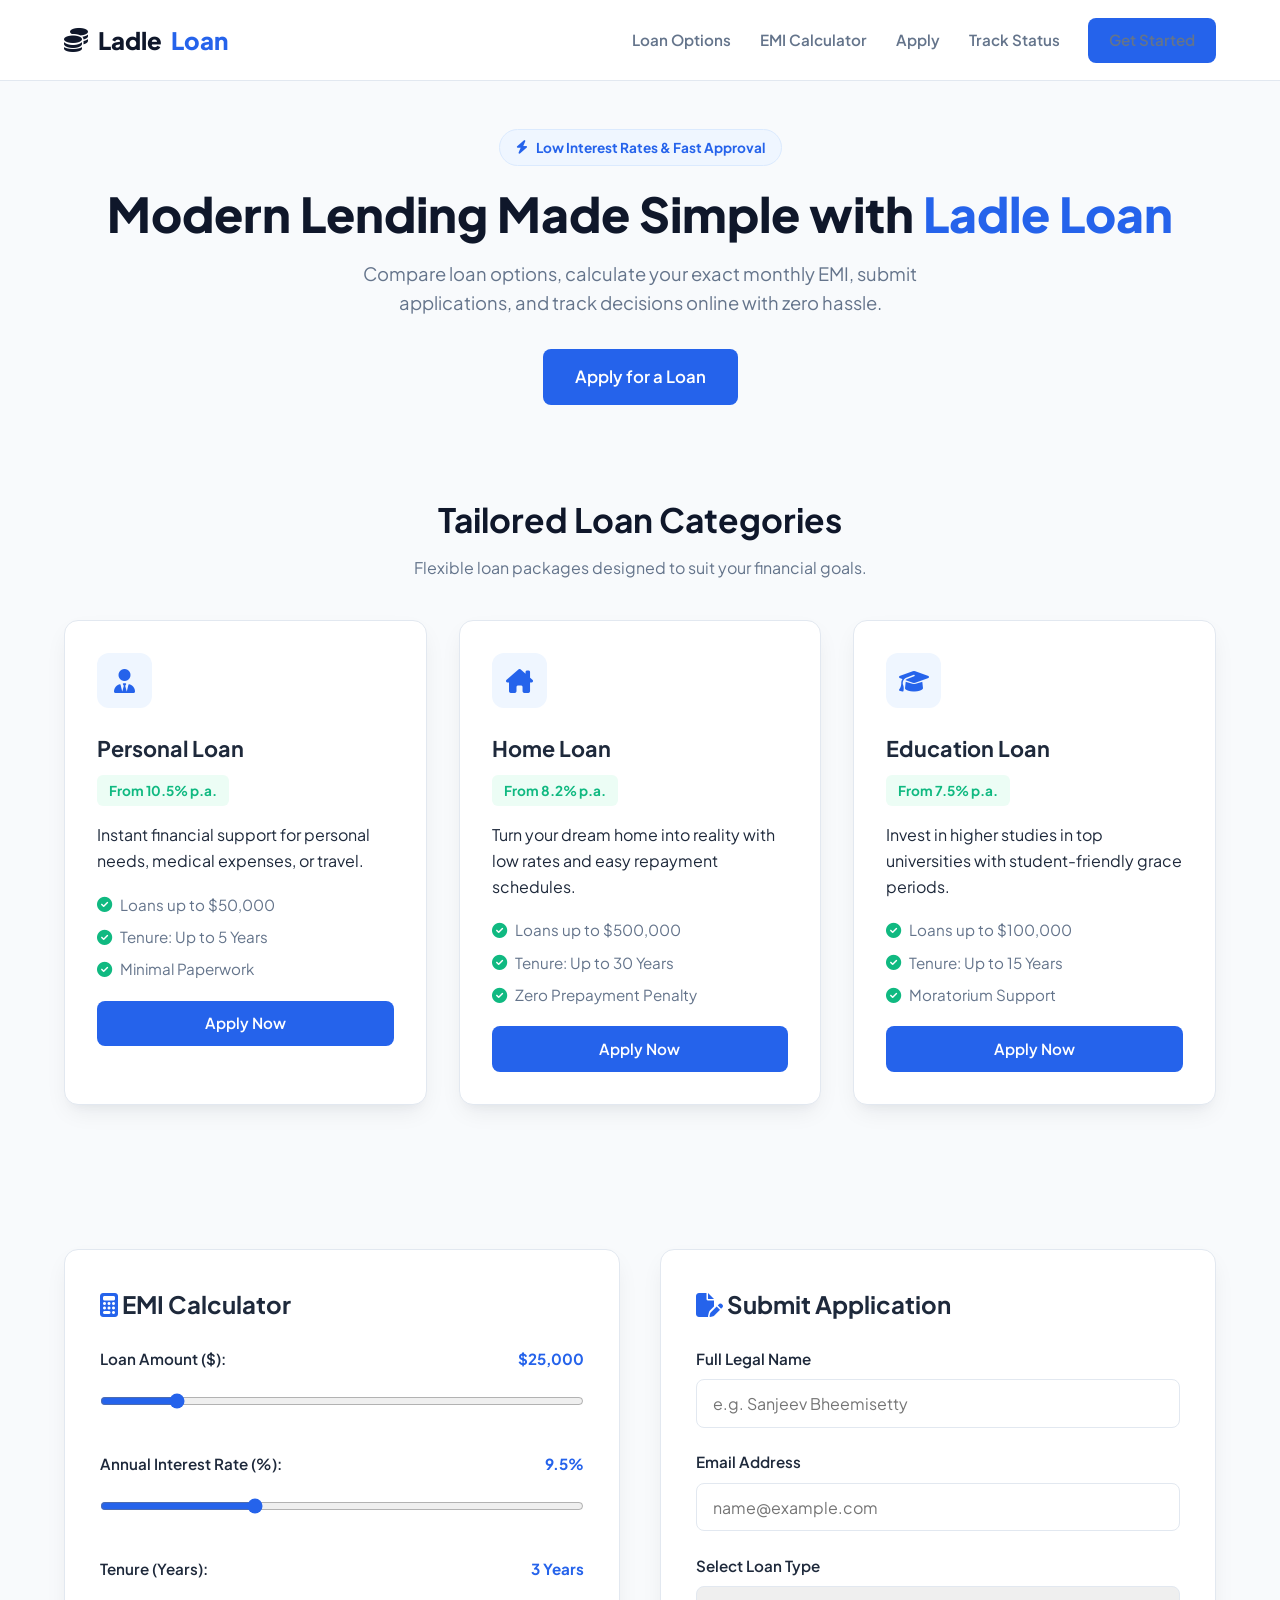
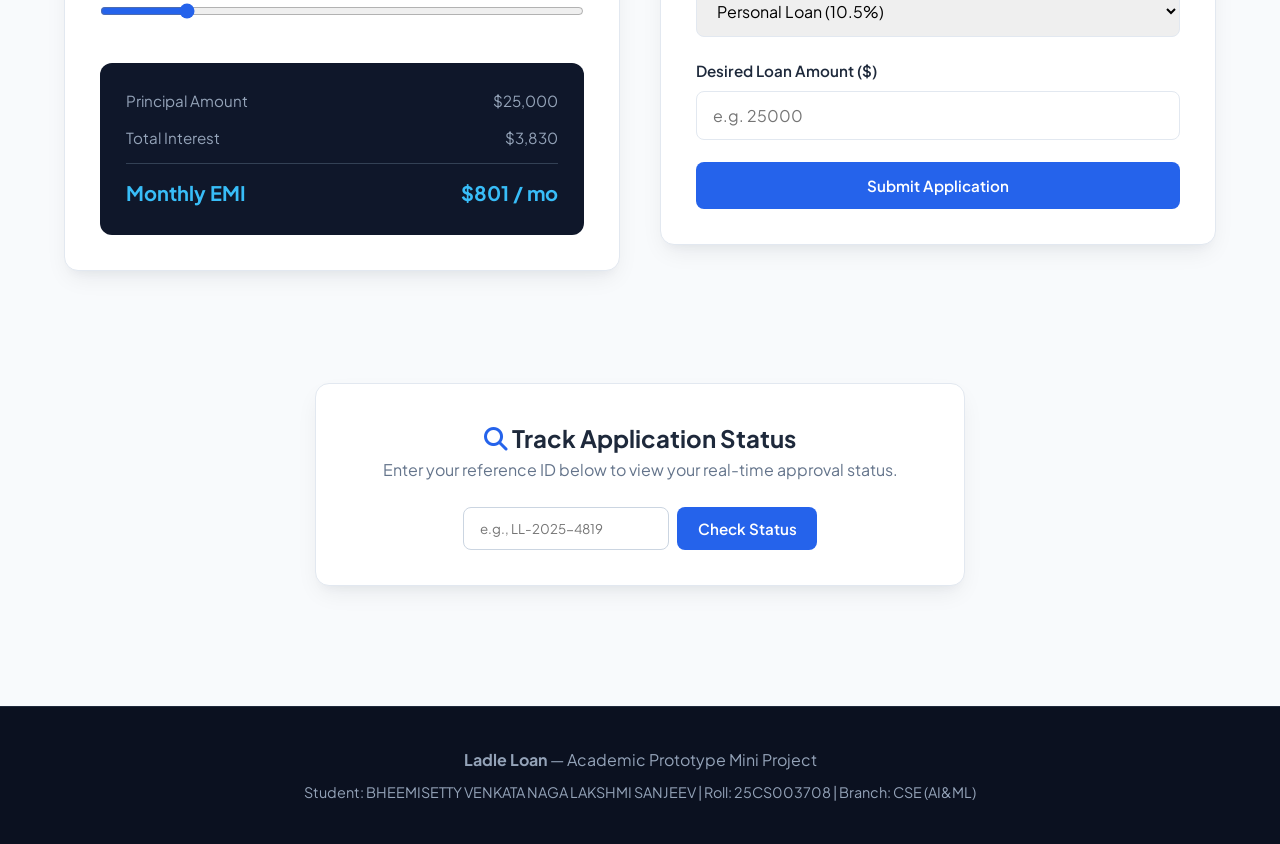
<file: index.html>
<!doctype html>
<html lang="en">
  <head>
    <meta charset="UTF-8" />
    <meta name="viewport" content="width=device-width, initial-scale=1.0" />
    <title>Ladle Loan | Smart & Transparent Financing</title>
    <!-- Google Fonts & Font Awesome Icons -->
    <link rel="preconnect" href="https://fonts.googleapis.com" />
    <link rel="preconnect" href="https://fonts.gstatic.com" crossorigin />
    <link
      href="https://fonts.googleapis.com/css2?family=Plus+Jakarta+Sans:wght@400;500;600;700;800&display=swap"
      rel="stylesheet"
    />
    <link
      rel="stylesheet"
      href="https://cdnjs.cloudflare.com/ajax/libs/font-awesome/6.4.0/css/all.min.css"
    />

    <style>
      :root {
        --primary: #0f172a;
        --primary-accent: #2563eb;
        --accent-hover: #1d4ed8;
        --secondary: #10b981;
        --bg-light: #f8fafc;
        --card-bg: #ffffff;
        --text-main: #1e293b;
        --text-muted: #64748b;
        --border-color: #e2e8f0;
        --shadow:
          0 10px 25px -5px rgba(15, 23, 42, 0.08),
          0 8px 10px -6px rgba(15, 23, 42, 0.04);
        --radius: 14px;
      }

      * {
        box-sizing: border-box;
        margin: 0;
        padding: 0;
        font-family: "Plus Jakarta Sans", sans-serif;
      }

      body {
        background-color: var(--bg-light);
        color: var(--text-main);
        line-height: 1.6;
      }

      /* Navigation */
      header {
        background: rgba(255, 255, 255, 0.95);
        backdrop-filter: blur(8px);
        position: sticky;
        top: 0;
        z-index: 100;
        border-bottom: 1px solid var(--border-color);
      }
      .navbar {
        max-width: 1200px;
        margin: auto;
        display: flex;
        justify-content: space-between;
        align-items: center;
        padding: 1.1rem 1.5rem;
      }
      .logo {
        font-size: 1.5rem;
        font-weight: 800;
        color: var(--primary);
        text-decoration: none;
        display: flex;
        align-items: center;
        gap: 0.6rem;
      }
      .logo span {
        color: var(--primary-accent);
      }
      .nav-links {
        display: flex;
        gap: 1.8rem;
        align-items: center;
      }
      .nav-links a {
        text-decoration: none;
        color: var(--text-muted);
        font-weight: 600;
        font-size: 0.95rem;
        transition: color 0.2s;
      }
      .nav-links a:hover {
        color: var(--primary-accent);
      }
      .btn {
        padding: 0.65rem 1.3rem;
        border-radius: 8px;
        font-weight: 600;
        font-size: 0.95rem;
        cursor: pointer;
        text-decoration: none;
        display: inline-block;
        transition: all 0.2s ease;
        border: none;
      }
      .btn-primary {
        background-color: var(--primary-accent);
        color: #fff;
      }
      .btn-primary:hover {
        background-color: var(--accent-hover);
        transform: translateY(-1px);
      }

      /* Hero Section */
      .hero {
        max-width: 1200px;
        margin: 3rem auto;
        padding: 0 1.5rem;
        text-align: center;
      }
      .hero-badge {
        display: inline-flex;
        align-items: center;
        gap: 0.5rem;
        background: #eff6ff;
        color: var(--primary-accent);
        padding: 0.4rem 1rem;
        border-radius: 50px;
        font-size: 0.85rem;
        font-weight: 700;
        margin-bottom: 1.2rem;
        border: 1px solid #dbeafe;
      }
      .hero h1 {
        font-size: 3rem;
        font-weight: 800;
        color: var(--primary);
        line-height: 1.2;
        margin-bottom: 1rem;
      }
      .hero p {
        max-width: 650px;
        margin: 0 auto 2rem;
        color: var(--text-muted);
        font-size: 1.15rem;
      }

      /* Container */
      .container {
        max-width: 1200px;
        margin: auto;
        padding: 2.5rem 1.5rem;
      }

      .section-title {
        text-align: center;
        margin-bottom: 2.5rem;
      }
      .section-title h2 {
        font-size: 2.1rem;
        color: var(--primary);
        margin-bottom: 0.5rem;
      }
      .section-title p {
        color: var(--text-muted);
      }

      /* Loan Categories Grid */
      .categories-grid {
        display: grid;
        grid-template-columns: repeat(auto-fit, minmax(300px, 1fr));
        gap: 2rem;
        margin-bottom: 4rem;
      }
      .loan-card {
        background: var(--card-bg);
        border: 1px solid var(--border-color);
        border-radius: var(--radius);
        padding: 2rem;
        box-shadow: var(--shadow);
        transition:
          transform 0.25s,
          box-shadow 0.25s;
      }
      .loan-card:hover {
        transform: translateY(-5px);
        box-shadow: 0 15px 30px rgba(0, 0, 0, 0.1);
      }
      .card-icon {
        width: 55px;
        height: 55px;
        border-radius: 12px;
        background: #eff6ff;
        color: var(--primary-accent);
        display: flex;
        align-items: center;
        justify-content: center;
        font-size: 1.5rem;
        margin-bottom: 1.5rem;
      }
      .loan-card h3 {
        font-size: 1.35rem;
        margin-bottom: 0.5rem;
      }
      .rate-badge {
        display: inline-block;
        background: #ecfdf5;
        color: var(--secondary);
        font-weight: 700;
        padding: 0.3rem 0.75rem;
        border-radius: 6px;
        font-size: 0.85rem;
        margin-bottom: 1rem;
      }
      .features-list {
        list-style: none;
        margin: 1.2rem 0;
        color: var(--text-muted);
        font-size: 0.95rem;
      }
      .features-list li {
        margin-bottom: 0.5rem;
        display: flex;
        align-items: center;
        gap: 0.5rem;
      }
      .features-list li i {
        color: var(--secondary);
      }

      /* Calculator & Forms Section */
      .two-column {
        display: grid;
        grid-template-columns: 1fr 1fr;
        gap: 2.5rem;
        align-items: start;
      }
      @media (max-width: 868px) {
        .two-column {
          grid-template-columns: 1fr;
        }
        .hero h1 {
          font-size: 2.2rem;
        }
      }

      .box-card {
        background: var(--card-bg);
        border: 1px solid var(--border-color);
        border-radius: var(--radius);
        padding: 2.2rem;
        box-shadow: var(--shadow);
      }

      /* Form & Sliders */
      .form-group {
        margin-bottom: 1.4rem;
      }
      .form-group label {
        display: flex;
        justify-content: space-between;
        font-weight: 600;
        font-size: 0.95rem;
        margin-bottom: 0.5rem;
      }
      .form-group input,
      .form-group select {
        width: 100%;
        padding: 0.8rem 1rem;
        border: 1px solid var(--border-color);
        border-radius: 8px;
        font-size: 1rem;
        outline: none;
        transition: border 0.2s;
      }
      .form-group input:focus,
      .form-group select:focus {
        border-color: var(--primary-accent);
        box-shadow: 0 0 0 3px rgba(37, 99, 235, 0.15);
      }
      input[type="range"] {
        width: 100%;
        accent-color: var(--primary-accent);
        cursor: pointer;
      }

      /* Calculator Result Card */
      .calc-results {
        background: #0f172a;
        color: white;
        border-radius: 12px;
        padding: 1.6rem;
        margin-top: 1.5rem;
      }
      .calc-row {
        display: flex;
        justify-content: space-between;
        margin-bottom: 0.8rem;
        font-size: 0.95rem;
        color: #94a3b8;
      }
      .calc-row.total {
        border-top: 1px solid #334155;
        padding-top: 0.8rem;
        font-size: 1.25rem;
        font-weight: 700;
        color: #38bdf8;
        margin-bottom: 0;
      }

      /* Status Alert */
      .status-box {
        margin-top: 1.5rem;
        padding: 1.2rem;
        border-radius: 8px;
        display: none;
      }
      .status-box.success {
        background: #ecfdf5;
        border: 1px solid #a7f3d0;
        color: #065f46;
      }

      footer {
        background: #0b1120;
        color: #94a3b8;
        text-align: center;
        padding: 2.5rem 1rem;
        margin-top: 5rem;
        border-top: 1px solid #1e293b;
      }
    </style>
  </head>
  <body>
    <!-- Navigation -->
    <header>
      <div class="navbar">
        <a href="#" class="logo">
          <i class="fa-solid fa-coins"></i> Ladle<span>Loan</span>
        </a>
        <div class="nav-links">
          <a href="#categories">Loan Options</a>
          <a href="#calculator">EMI Calculator</a>
          <a href="#apply">Apply</a>
          <a href="#track">Track Status</a>
          <a href="#apply" class="btn btn-primary">Get Started</a>
        </div>
      </div>
    </header>

    <!-- Hero Section -->
    <section class="hero">
      <div class="hero-badge">
        <i class="fa-solid fa-bolt"></i> Low Interest Rates & Fast Approval
      </div>
      <h1>
        Modern Lending Made Simple with
        <span style="color: #2563eb">Ladle Loan</span>
      </h1>
      <p>
        Compare loan options, calculate your exact monthly EMI, submit
        applications, and track decisions online with zero hassle.
      </p>
      <a
        href="#apply"
        class="btn btn-primary"
        style="padding: 0.9rem 2rem; font-size: 1.05rem"
        >Apply for a Loan</a
      >
    </section>

    <!-- Loan Categories -->
    <div class="container" id="categories">
      <div class="section-title">
        <h2>Tailored Loan Categories</h2>
        <p>Flexible loan packages designed to suit your financial goals.</p>
      </div>

      <div class="categories-grid">
        <!-- Personal Loan -->
        <div class="loan-card">
          <div class="card-icon"><i class="fa-solid fa-user-tie"></i></div>
          <h3>Personal Loan</h3>
          <span class="rate-badge">From 10.5% p.a.</span>
          <p>
            Instant financial support for personal needs, medical expenses, or
            travel.
          </p>
          <ul class="features-list">
            <li>
              <i class="fa-solid fa-check-circle"></i> Loans up to $50,000
            </li>
            <li>
              <i class="fa-solid fa-check-circle"></i> Tenure: Up to 5 Years
            </li>
            <li><i class="fa-solid fa-check-circle"></i> Minimal Paperwork</li>
          </ul>
          <a
            href="#apply"
            class="btn btn-primary"
            style="width: 100%; text-align: center"
            >Apply Now</a
          >
        </div>

        <!-- Home Loan -->
        <div class="loan-card">
          <div class="card-icon"><i class="fa-solid fa-house-chimney"></i></div>
          <h3>Home Loan</h3>
          <span class="rate-badge">From 8.2% p.a.</span>
          <p>
            Turn your dream home into reality with low rates and easy repayment
            schedules.
          </p>
          <ul class="features-list">
            <li>
              <i class="fa-solid fa-check-circle"></i> Loans up to $500,000
            </li>
            <li>
              <i class="fa-solid fa-check-circle"></i> Tenure: Up to 30 Years
            </li>
            <li>
              <i class="fa-solid fa-check-circle"></i> Zero Prepayment Penalty
            </li>
          </ul>
          <a
            href="#apply"
            class="btn btn-primary"
            style="width: 100%; text-align: center"
            >Apply Now</a
          >
        </div>

        <!-- Education Loan -->
        <div class="loan-card">
          <div class="card-icon">
            <i class="fa-solid fa-graduation-cap"></i>
          </div>
          <h3>Education Loan</h3>
          <span class="rate-badge">From 7.5% p.a.</span>
          <p>
            Invest in higher studies in top universities with student-friendly
            grace periods.
          </p>
          <ul class="features-list">
            <li>
              <i class="fa-solid fa-check-circle"></i> Loans up to $100,000
            </li>
            <li>
              <i class="fa-solid fa-check-circle"></i> Tenure: Up to 15 Years
            </li>
            <li><i class="fa-solid fa-check-circle"></i> Moratorium Support</li>
          </ul>
          <a
            href="#apply"
            class="btn btn-primary"
            style="width: 100%; text-align: center"
            >Apply Now</a
          >
        </div>
      </div>
    </div>

    <!-- Interactive EMI Calculator & Application Form -->
    <div class="container" id="calculator">
      <div class="two-column">
        <!-- EMI Calculator -->
        <div class="box-card">
          <h2 style="margin-bottom: 1.5rem">
            <i class="fa-solid fa-calculator" style="color: #2563eb"></i> EMI
            Calculator
          </h2>

          <div class="form-group">
            <label
              >Loan Amount ($):
              <span id="amountVal" style="color: #2563eb; font-weight: 700"
                >$25,000</span
              ></label
            >
            <input
              type="range"
              id="amount"
              min="1000"
              max="200000"
              step="1000"
              value="25000"
              oninput="calculateEMI()"
            />
          </div>

          <div class="form-group">
            <label
              >Annual Interest Rate (%):
              <span id="rateVal" style="color: #2563eb; font-weight: 700"
                >9.5%</span
              ></label
            >
            <input
              type="range"
              id="rate"
              min="5"
              max="20"
              step="0.1"
              value="9.5"
              oninput="calculateEMI()"
            />
          </div>

          <div class="form-group">
            <label
              >Tenure (Years):
              <span id="tenureVal" style="color: #2563eb; font-weight: 700"
                >3 Years</span
              ></label
            >
            <input
              type="range"
              id="tenure"
              min="1"
              max="15"
              step="1"
              value="3"
              oninput="calculateEMI()"
            />
          </div>

          <div class="calc-results">
            <div class="calc-row">
              <span>Principal Amount</span>
              <span id="resPrincipal">$25,000</span>
            </div>
            <div class="calc-row">
              <span>Total Interest</span>
              <span id="resInterest">$3,842</span>
            </div>
            <div class="calc-row total">
              <span>Monthly EMI</span>
              <span id="resEMI">$801 / mo</span>
            </div>
          </div>
        </div>

        <!-- Application Form -->
        <div class="box-card" id="apply">
          <h2 style="margin-bottom: 1.5rem">
            <i class="fa-solid fa-file-pen" style="color: #2563eb"></i> Submit
            Application
          </h2>

          <form id="loanForm" onsubmit="submitApplication(event)">
            <div class="form-group">
              <label>Full Legal Name</label>
              <input
                type="text"
                id="applicantName"
                placeholder="e.g. Sanjeev Bheemisetty"
                required
              />
            </div>

            <div class="form-group">
              <label>Email Address</label>
              <input
                type="email"
                id="applicantEmail"
                placeholder="name@example.com"
                required
              />
            </div>

            <div class="form-group">
              <label>Select Loan Type</label>
              <select id="loanType" required>
                <option value="Personal Loan">Personal Loan (10.5%)</option>
                <option value="Home Loan">Home Loan (8.2%)</option>
                <option value="Education Loan">Education Loan (7.5%)</option>
              </select>
            </div>

            <div class="form-group">
              <label>Desired Loan Amount ($)</label>
              <input
                type="number"
                id="desiredAmount"
                placeholder="e.g. 25000"
                min="500"
                required
              />
            </div>

            <button
              type="submit"
              class="btn btn-primary"
              style="width: 100%; padding: 0.85rem"
            >
              Submit Application
            </button>
          </form>

          <div id="submitResult" class="status-box"></div>
        </div>
      </div>
    </div>

    <!-- Status Lookup Section -->
    <div class="container" id="track" style="margin-top: 2rem">
      <div
        class="box-card"
        style="max-width: 650px; margin: auto; text-align: center"
      >
        <h2>
          <i class="fa-solid fa-magnifying-glass" style="color: #2563eb"></i>
          Track Application Status
        </h2>
        <p style="color: #64748b; margin-bottom: 1.5rem">
          Enter your reference ID below to view your real-time approval status.
        </p>

        <div style="display: flex; gap: 0.5rem; justify-content: center">
          <input
            type="text"
            id="trackRef"
            placeholder="e.g., LL-2025-4819"
            style="
              max-width: 350px;
              padding: 0.75rem 1rem;
              border: 1px solid #cbd5e1;
              border-radius: 8px;
            "
          />
          <button class="btn btn-primary" onclick="trackStatus()">
            Check Status
          </button>
        </div>

        <div
          id="trackResult"
          style="margin-top: 1.5rem; text-align: left; display: none"
        ></div>
      </div>
    </div>

    <!-- Footer with Academic Details -->
    <footer>
      <p><strong>Ladle Loan</strong> — Academic Prototype Mini Project</p>
      <p style="font-size: 0.9rem; margin-top: 0.5rem">
        Student: BHEEMISETTY VENKATA NAGA LAKSHMI SANJEEV | Roll: 25CS003708 |
        Branch: CSE (AI&ML)
      </p>
    </footer>

    <!-- Dynamic Logic (EMI + Application Store + Tracking) -->
    <script>
      // EMI Calculation
      function calculateEMI() {
        const P = parseFloat(document.getElementById("amount").value);
        const annualRate = parseFloat(document.getElementById("rate").value);
        const tenureYears = parseFloat(document.getElementById("tenure").value);

        document.getElementById("amountVal").innerText =
          "$" + P.toLocaleString();
        document.getElementById("rateVal").innerText = annualRate + "%";
        document.getElementById("tenureVal").innerText =
          tenureYears + (tenureYears > 1 ? " Years" : " Year");

        const r = annualRate / 12 / 100;
        const n = tenureYears * 12;

        const emi = (P * r * Math.pow(1 + r, n)) / (Math.pow(1 + r, n) - 1);
        const totalRepay = emi * n;
        const totalInterest = totalRepay - P;

        document.getElementById("resPrincipal").innerText =
          "$" + Math.round(P).toLocaleString();
        document.getElementById("resInterest").innerText =
          "$" + Math.round(totalInterest).toLocaleString();
        document.getElementById("resEMI").innerText =
          "$" + Math.round(emi).toLocaleString() + " / mo";
      }

      // Initialize Calculator on load
      calculateEMI();

      // Application Submission (Local Storage Fallback for zero errors online)
      function submitApplication(event) {
        event.preventDefault();

        const name = document.getElementById("applicantName").value;
        const email = document.getElementById("applicantEmail").value;
        const type = document.getElementById("loanType").value;
        const amount = document.getElementById("desiredAmount").value;

        // Generate realistic reference ID
        const refNumber = "LL-2025-" + Math.floor(1000 + Math.random() * 9000);

        // Save record in browser storage
        const record = {
          ref: refNumber,
          name: name,
          email: email,
          type: type,
          amount: amount,
          status: "Under Review",
          date: new Date().toLocaleDateString(),
        };
        localStorage.setItem(refNumber, JSON.stringify(record));

        // Display Confirmation
        const resultBox = document.getElementById("submitResult");
        resultBox.className = "status-box success";
        resultBox.style.display = "block";
        resultBox.innerHTML = `
        <h4 style="margin-bottom: 0.4rem;"><i class="fa-solid fa-circle-check"></i> Application Submitted!</h4>
        <p>Your unique application reference number is: <strong style="color: #1e40af;">${refNumber}</strong></p>
        <p style="font-size: 0.85rem; margin-top: 0.3rem;">Please save this reference number to track your approval status below.</p>
      `;

        document.getElementById("loanForm").reset();
      }

      // Status Tracking
      function trackStatus() {
        const refInput = document.getElementById("trackRef").value.trim();
        const trackBox = document.getElementById("trackResult");

        if (!refInput) {
          alert("Please enter your Reference Number.");
          return;
        }

        const recordStr = localStorage.getItem(refInput);
        trackBox.style.display = "block";

        if (recordStr) {
          const item = JSON.parse(recordStr);
          trackBox.innerHTML = `
          <div style="background: #f1f5f9; padding: 1.5rem; border-radius: 8px; border-left: 4px solid #10b981;">
            <p><strong>Reference:</strong> ${item.ref}</p>
            <p><strong>Applicant Name:</strong> ${item.name}</p>
            <p><strong>Loan Type:</strong> ${item.type} ($${Number(item.amount).toLocaleString()})</p>
            <p><strong>Application Date:</strong> ${item.date}</p>
            <p style="margin-top: 0.5rem;"><strong>Current Status:</strong> <span style="background: #fef3c7; color: #b45309; padding: 0.2rem 0.6rem; border-radius: 4px; font-weight: 700;">${item.status}</span></p>
          </div>
        `;
        } else {
          trackBox.innerHTML = `
          <div style="background: #fef2f2; border: 1px solid #fecaca; color: #991b1b; padding: 1rem; border-radius: 8px;">
            <i class="fa-solid fa-triangle-exclamation"></i> No application found matching Reference: <strong>${refInput}</strong>. Please check the ID or submit a new form.
          </div>
        `;
        }
      }
    </script>
  </body>
</html>
</file>
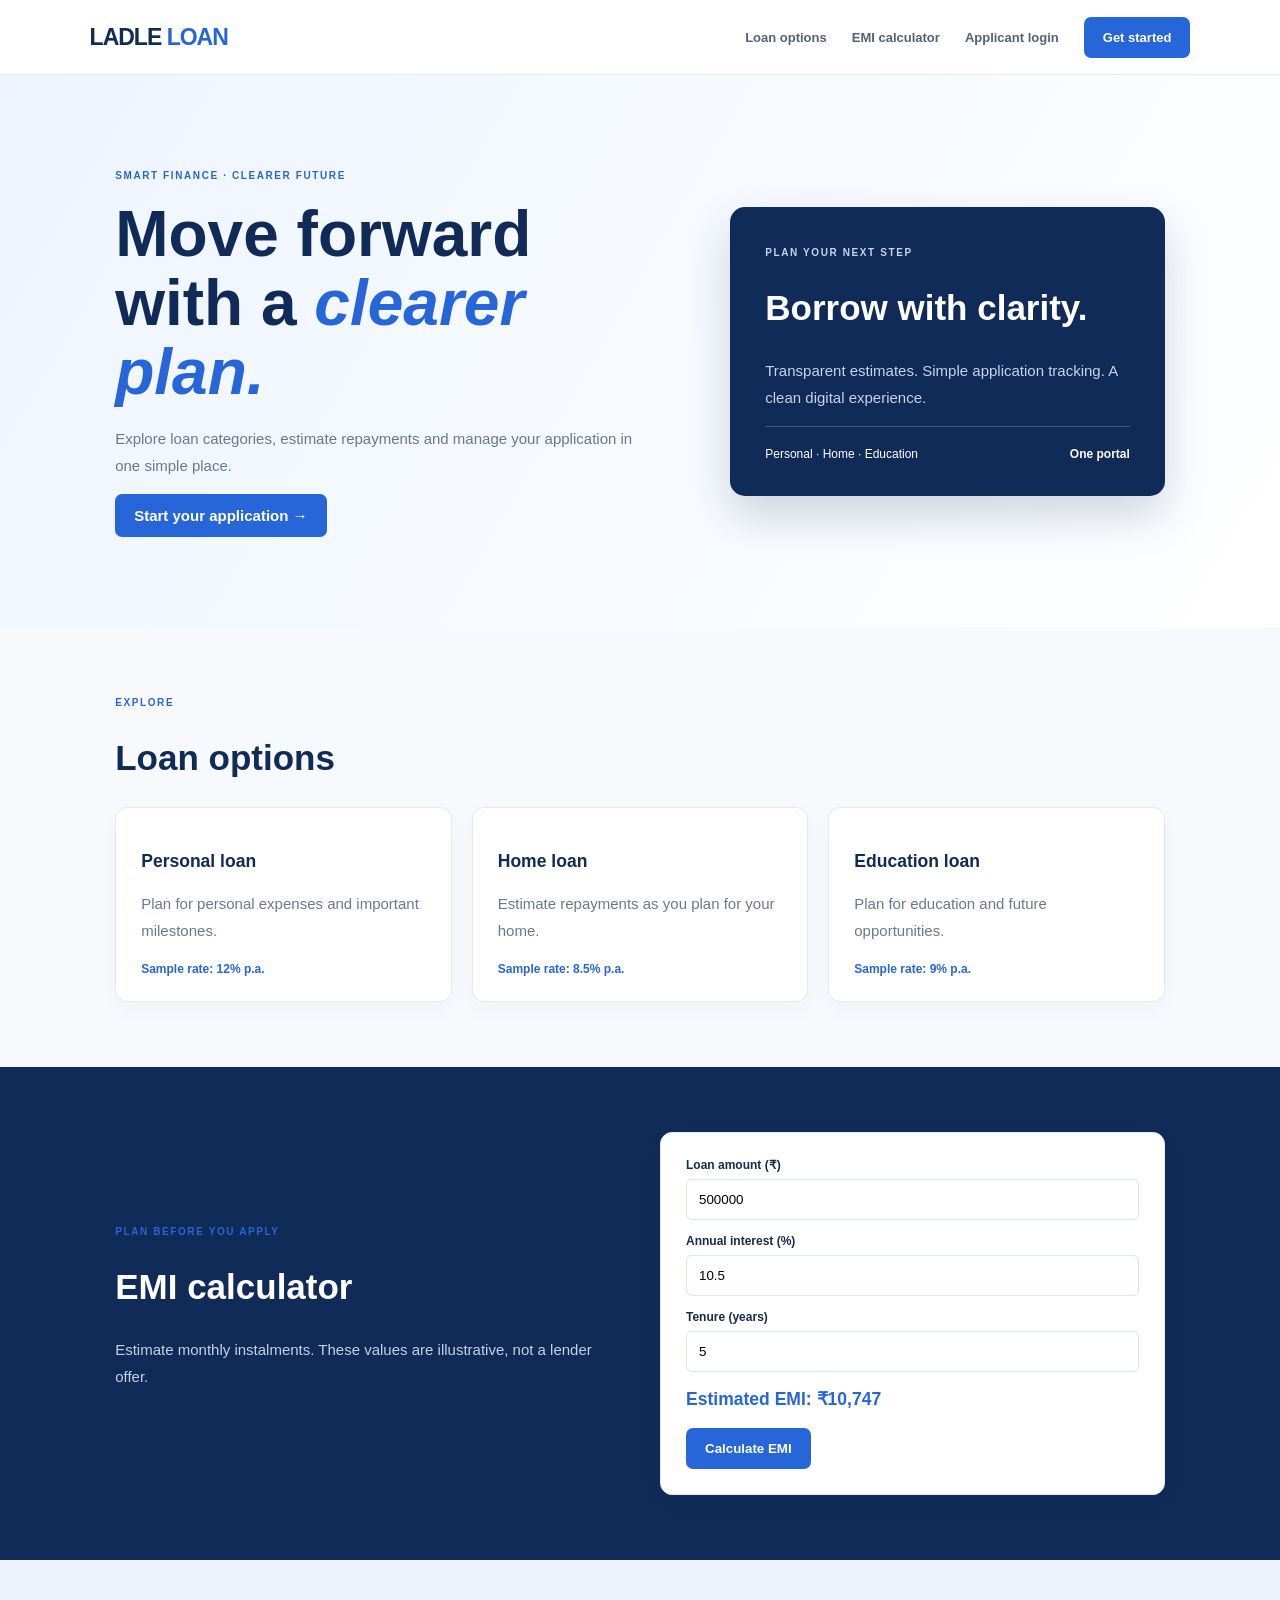
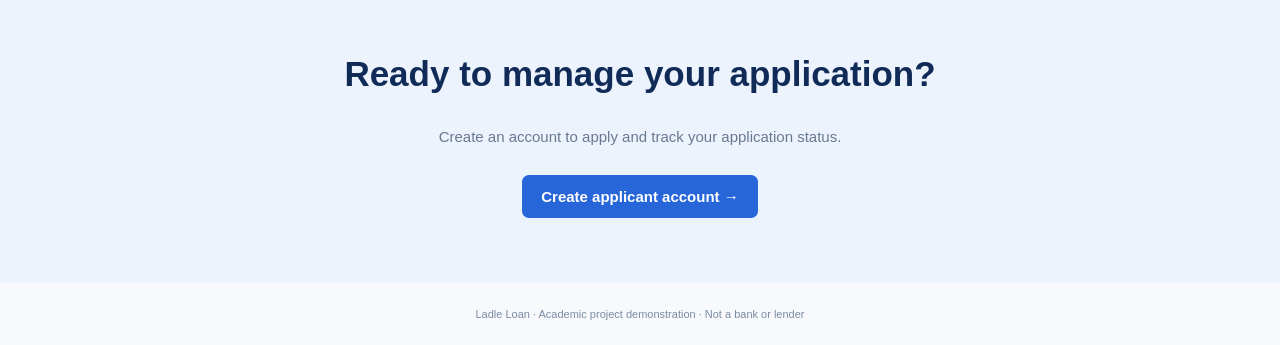
<file: ladle-loan/index.html>
<!doctype html><html lang="en"><head><meta charset="utf-8"><meta name="viewport" content="width=device-width,initial-scale=1"><title>Ladle Loan | Smart Finance</title><link rel="stylesheet" href="assets/style.css"></head><body><header><a class="brand" href="index.html">LADLE <b>LOAN</b></a><nav><a href="#loans">Loan options</a><a href="#emi">EMI calculator</a><a href="login.html">Applicant login</a><a class="btn" href="register.html">Get started</a></nav></header><main><section class="hero"><div><small>SMART FINANCE · CLEARER FUTURE</small><h1>Move forward with a <em>clearer plan.</em></h1><p>Explore loan categories, estimate repayments and manage your application in one simple place.</p><a class="btn" href="register.html">Start your application →</a></div><aside class="hero-card"><small>PLAN YOUR NEXT STEP</small><h2>Borrow with clarity.</h2><p>Transparent estimates. Simple application tracking. A clean digital experience.</p><div class="mini"><span>Personal · Home · Education</span><b>One portal</b></div></aside></section><section id="loans"><small>EXPLORE</small><h2>Loan options</h2><div class="cards"><article><h3>Personal loan</h3><p>Plan for personal expenses and important milestones.</p><b>Sample rate: 12% p.a.</b></article><article><h3>Home loan</h3><p>Estimate repayments as you plan for your home.</p><b>Sample rate: 8.5% p.a.</b></article><article><h3>Education loan</h3><p>Plan for education and future opportunities.</p><b>Sample rate: 9% p.a.</b></article></div></section><section id="emi" class="emi"><div><small>PLAN BEFORE YOU APPLY</small><h2>EMI calculator</h2><p>Estimate monthly instalments. These values are illustrative, not a lender offer.</p></div><div class="calc"><label>Loan amount (₹)<input id="amount" type="number" value="500000" min="10000"></label><label>Annual interest (%)<input id="rate" type="number" value="10.5" min="0.1" max="40" step=".1"></label><label>Tenure (years)<input id="years" type="number" value="5" min="1" max="30"></label><h3 id="emi">Estimated EMI: ₹10,747</h3><button class="btn" id="calculate">Calculate EMI</button></div></section><section class="cta"><h2>Ready to manage your application?</h2><p>Create an account to apply and track your application status.</p><a class="btn" href="register.html">Create applicant account →</a></section></main><footer>Ladle Loan · Academic project demonstration · Not a bank or lender</footer><script src="assets/site.js"></script></body></html>
</file>
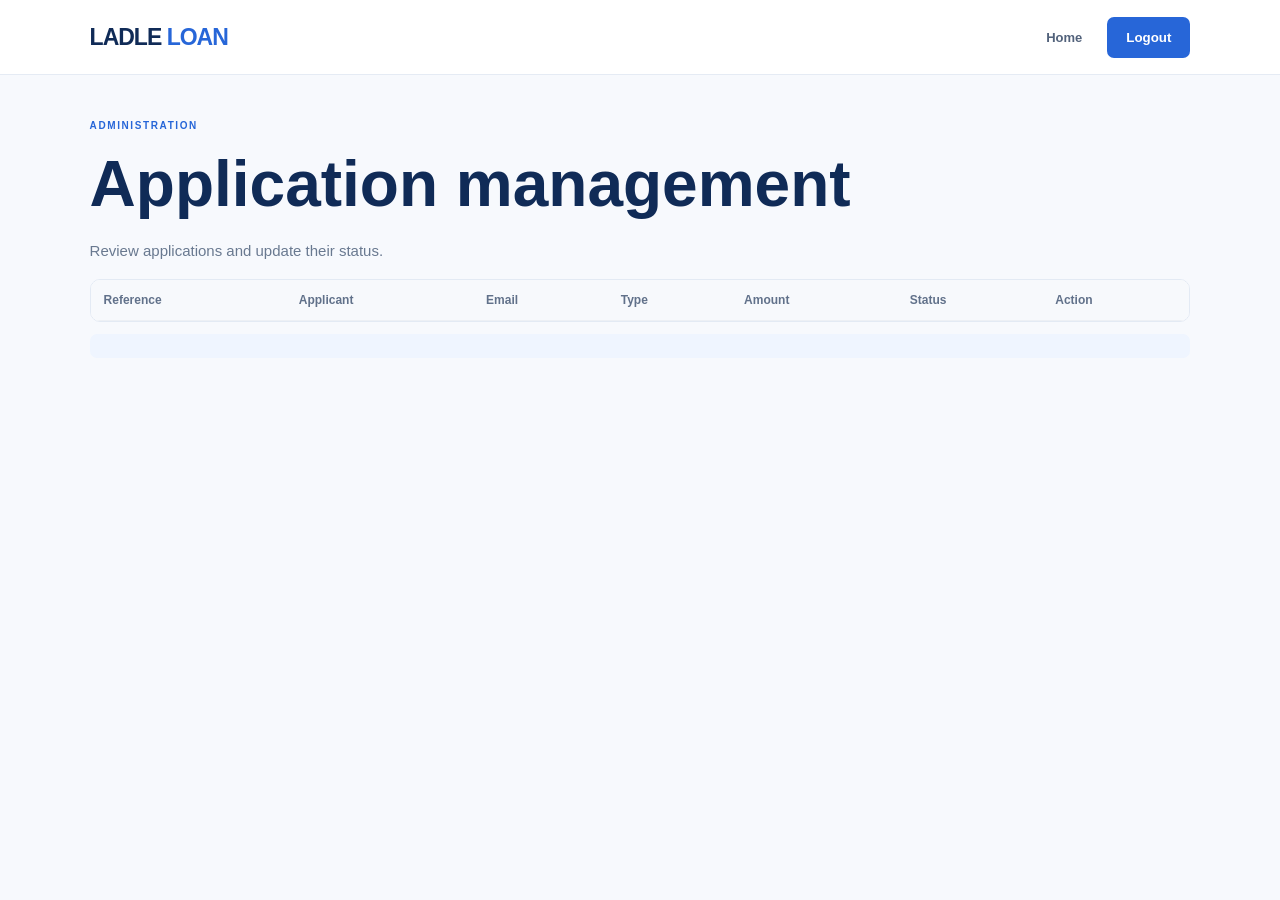
<file: ladle-loan/admin.html>
<!doctype html><html><head><meta charset="utf-8"><meta name="viewport" content="width=device-width,initial-scale=1"><title>Admin dashboard | Ladle Loan</title><link rel="stylesheet" href="assets/style.css"></head><body><header><a class="brand" href="index.html">LADLE <b>LOAN</b></a><nav><a href="index.html">Home</a><button class="btn" id="logout">Logout</button></nav></header><main class="dash"><small>ADMINISTRATION</small><h1>Application management</h1><p>Review applications and update their status.</p><div class="table-wrap"><table><thead><tr><th>Reference</th><th>Applicant</th><th>Email</th><th>Type</th><th>Amount</th><th>Status</th><th>Action</th></tr></thead><tbody id="rows"></tbody></table></div><p id="msg" class="notice"></p></main><script src="assets/admin.js"></script></body></html>
</file>
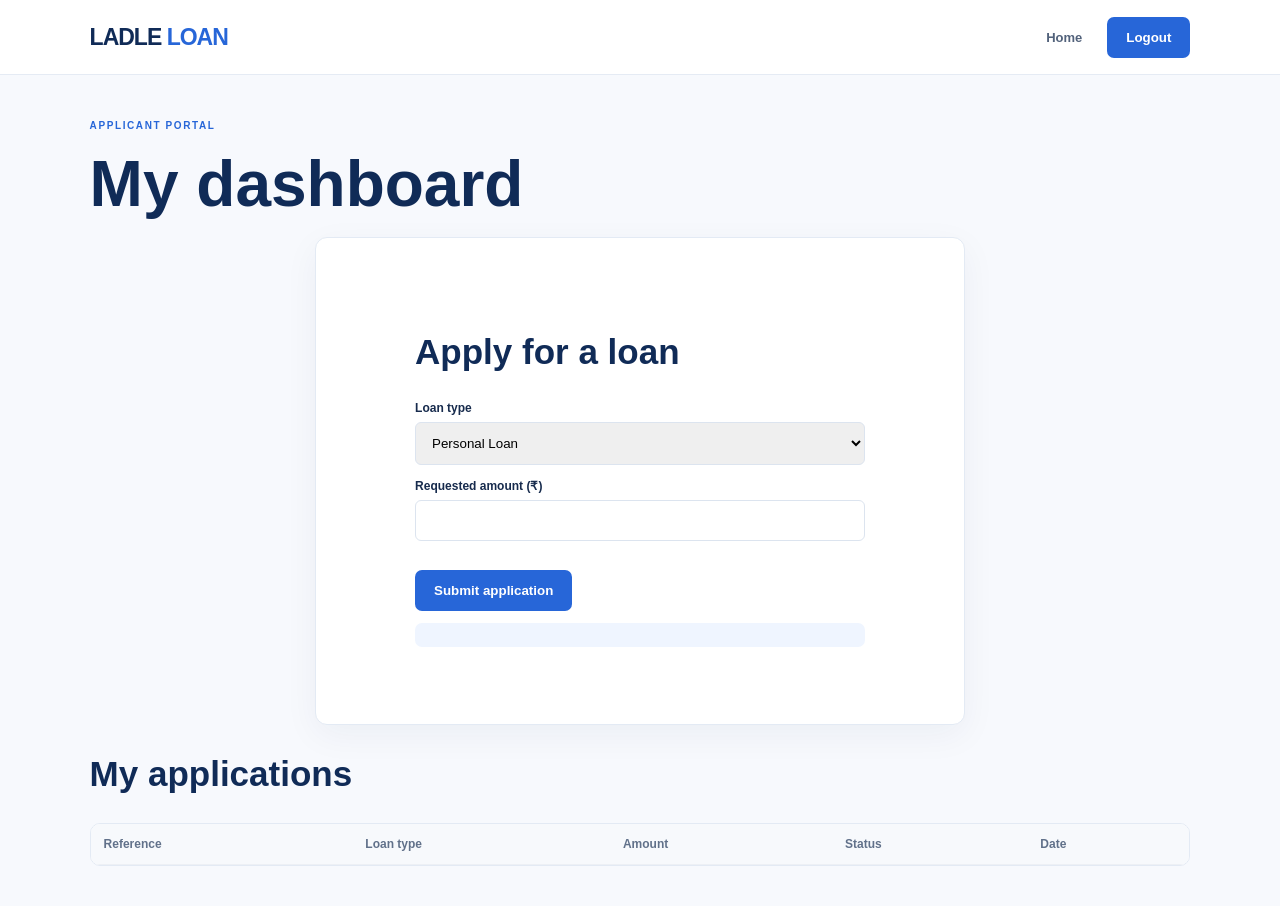
<file: ladle-loan/applicant.html>
<!doctype html><html><head><meta charset="utf-8"><meta name="viewport" content="width=device-width,initial-scale=1"><title>Applicant dashboard | Ladle Loan</title><link rel="stylesheet" href="assets/style.css"></head><body><header><a class="brand" href="index.html">LADLE <b>LOAN</b></a><nav><a href="index.html">Home</a><button class="btn" id="logout">Logout</button></nav></header><main class="dash"><div class="dash-top"><div><small>APPLICANT PORTAL</small><h1>My dashboard</h1><p id="welcome"></p></div></div><section class="panel"><h2>Apply for a loan</h2><form id="apply"><label>Loan type<select name="loan_type"><option>Personal Loan</option><option>Home Loan</option><option>Education Loan</option></select></label><label>Requested amount (₹)<input name="amount" type="number" min="10000" max="50000000" required></label><button class="btn">Submit application</button></form><p id="msg" class="notice"></p></section><h2>My applications</h2><div class="table-wrap"><table><thead><tr><th>Reference</th><th>Loan type</th><th>Amount</th><th>Status</th><th>Date</th></tr></thead><tbody id="rows"></tbody></table></div></main><script src="assets/applicant.js"></script></body></html>
</file>
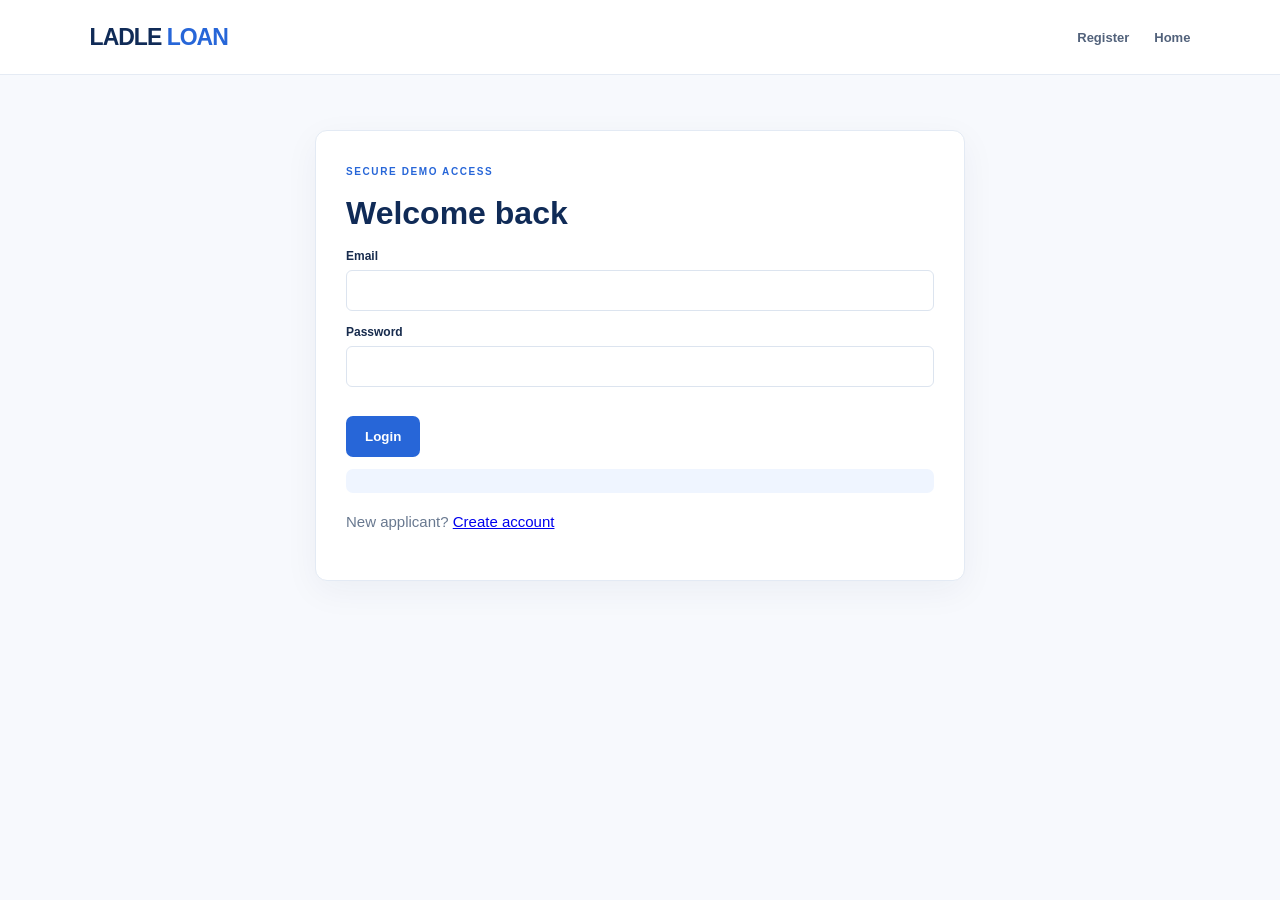
<file: ladle-loan/login.html>
<!doctype html><html><head><meta charset="utf-8"><meta name="viewport" content="width=device-width,initial-scale=1"><title>Login | Ladle Loan</title><link rel="stylesheet" href="assets/style.css"></head><body><header><a class="brand" href="index.html">LADLE <b>LOAN</b></a><nav><a href="register.html">Register</a><a href="index.html">Home</a></nav></header><main class="panel-wrap"><form class="panel" id="login"><small>SECURE DEMO ACCESS</small><h1>Welcome back</h1><label>Email<input name="email" type="email" required></label><label>Password<input name="password" type="password" required></label><button class="btn">Login</button><p id="msg" class="notice"></p><p>New applicant? <a href="register.html">Create account</a></p></form></main><script src="assets/auth.js"></script></body></html>
</file>
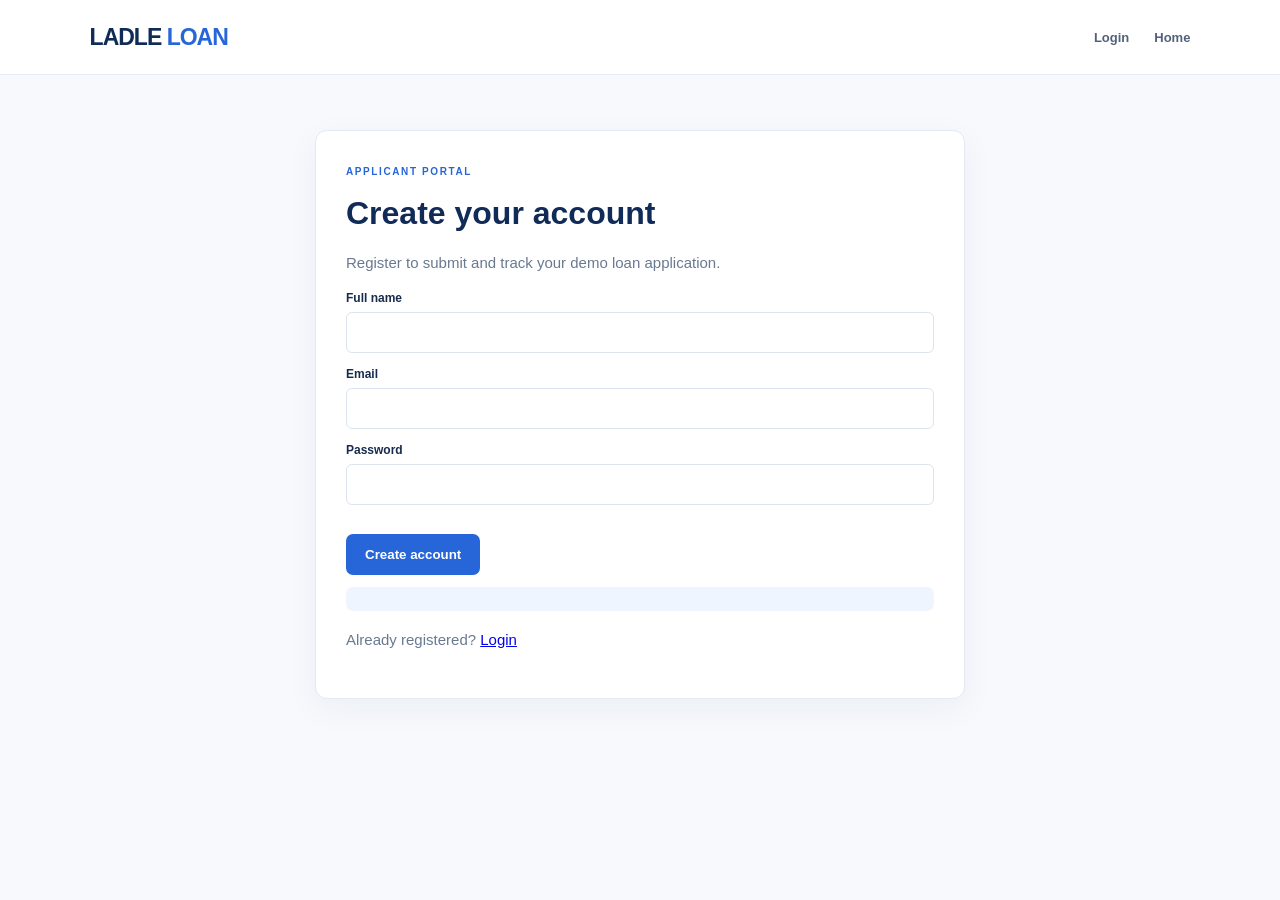
<file: ladle-loan/register.html>
<!doctype html><html><head><meta charset="utf-8"><meta name="viewport" content="width=device-width,initial-scale=1"><title>Create account | Ladle Loan</title><link rel="stylesheet" href="assets/style.css"></head><body><header><a class="brand" href="index.html">LADLE <b>LOAN</b></a><nav><a href="login.html">Login</a><a href="index.html">Home</a></nav></header><main class="panel-wrap"><form class="panel" id="register"><small>APPLICANT PORTAL</small><h1>Create your account</h1><p>Register to submit and track your demo loan application.</p><label>Full name<input name="name" required maxlength="100"></label><label>Email<input name="email" type="email" required></label><label>Password<input name="password" type="password" minlength="10" required></label><button class="btn">Create account</button><p id="msg" class="notice"></p><p>Already registered? <a href="login.html">Login</a></p></form></main><script src="assets/auth.js"></script></body></html>
</file>
<file: ladle-loan/assets/style.css>
*{box-sizing:border-box}body{margin:0;color:#172b4d;font:15px Arial,sans-serif;background:#f7f9fd}header{height:75px;background:white;border-bottom:1px solid #e5ebf4;display:flex;align-items:center;justify-content:space-between;padding:0 7%;position:sticky;top:0}.brand{font-size:23px;font-weight:900;letter-spacing:-1px;color:#102b57;text-decoration:none}.brand b,em{color:#2766d8}nav{display:flex;gap:25px;align-items:center}nav a{color:#52627b;text-decoration:none;font-size:13px;font-weight:bold}.btn{display:inline-block;background:#2766d8;color:white;padding:13px 19px;border:0;border-radius:7px;text-decoration:none;font-weight:bold;cursor:pointer}.hero{padding:90px 9%;display:grid;grid-template-columns:1.1fr .9fr;gap:8%;align-items:center;background:linear-gradient(120deg,#eef4ff,white)}small{color:#2766d8;font-size:10px;letter-spacing:1.6px;font-weight:bold}h1{font-size:clamp(42px,5vw,65px);line-height:1.08;margin:18px 0;color:#102b57}h2{font-size:35px;color:#102b57}p{color:#697990;line-height:1.8}.hero-card{background:#102b57;color:white;border-radius:15px;padding:35px;min-height:260px;box-shadow:0 20px 45px #102b5730}.hero-card small,.hero-card p{color:#c6d5ec}.hero-card h2{color:white}.mini{border-top:1px solid #ffffff35;padding-top:20px;display:flex;justify-content:space-between;font-size:12px}section:not(.hero){padding:65px 9%}.cards{display:grid;grid-template-columns:repeat(3,1fr);gap:20px}.cards article,.calc{background:white;border:1px solid #e2e9f3;border-radius:12px;padding:25px;box-shadow:0 8px 25px #122b5508}.cards h3{color:#102b57}.cards b{font-size:12px;color:#2766d8}.emi{background:#102b57;color:white;display:grid;grid-template-columns:1fr 1fr;gap:40px;align-items:center}.emi h2{color:white}.emi p{color:#c5d2e5}.calc{color:#172b4d}.calc label{display:block;font-size:12px;font-weight:bold;margin-bottom:14px}.calc input,.panel input,.panel select{width:100%;padding:12px;border:1px solid #dce4ef;border-radius:6px;margin-top:7px}.calc h3{color:#2766d8}.cta{text-align:center;background:#edf3fd}.cta p{margin-bottom:25px}footer{text-align:center;padding:25px;color:#7b8ba2;font-size:11px}.panel-wrap{min-height:80vh;padding:55px 7%;}.panel{max-width:650px;margin:auto;background:white;padding:30px;border:1px solid #e3eaf4;border-radius:12px;box-shadow:0 10px 35px #102b570d}.panel h1{font-size:32px}.panel label{display:block;margin:14px 0;font-size:12px;font-weight:bold}.panel button{margin-top:15px}.notice{padding:12px;background:#eff5ff;border-radius:7px;color:#35547e;font-size:12px}.dash{padding:40px 7%}.dash-top{display:flex;justify-content:space-between;align-items:center}.table-wrap{overflow:auto;background:white;border-radius:10px;border:1px solid #e3eaf4}table{width:100%;border-collapse:collapse}td,th{text-align:left;padding:13px;border-bottom:1px solid #edf0f5;font-size:12px}th{color:#61718a;background:#f7f9fc}.status{font-weight:bold;color:#2766d8}@media(max-width:700px){header{padding:0 5%;height:auto;min-height:68px;flex-wrap:wrap}nav{gap:12px;flex-wrap:wrap;padding:10px 0}nav a{font-size:11px}.hero,.emi{grid-template-columns:1fr;padding:55px 7%}.cards{grid-template-columns:1fr}section:not(.hero){padding:50px 7%}.dash-top{display:block}}
</file>
